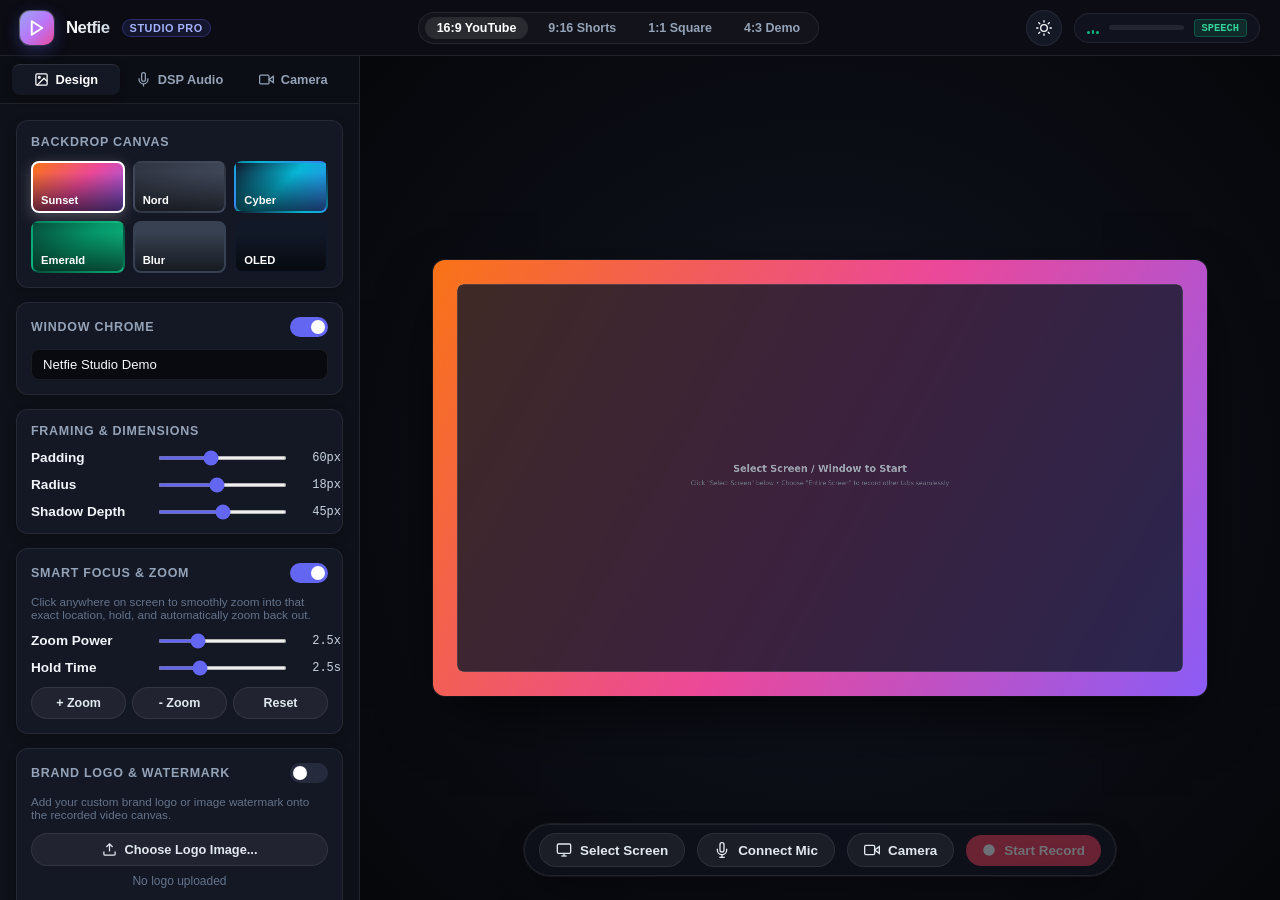
<file: index.html>
<!DOCTYPE html>
<html lang="en">
<head>
  <meta charset="UTF-8">
  <meta name="viewport" content="width=device-width, initial-scale=1.0">
  <title>Netfie Screen Recorder — Pro Studio & Vocal Isolator</title>
  <style>
/* Netfie Screen Recorder Studio UI - Bright & Dark Theme Support */

:root {
  --bg-app: #090a0f;
  --bg-sidebar: #0f111a;
  --bg-panel: rgba(22, 25, 38, 0.75);
  --bg-panel-hover: rgba(30, 35, 52, 0.95);
  --bg-card: #141724;
  --bg-input: #1a1e2e;
  --border-subtle: rgba(255, 255, 255, 0.08);
  --border-focus: rgba(129, 140, 248, 0.6);
  --primary: #6366f1;
  --primary-hover: #4f46e5;
  --primary-glow: rgba(99, 102, 241, 0.35);
  --primary-gradient: linear-gradient(135deg, #6366f1 0%, #a855f7 50%, #ec4899 100%);
  --accent-cyan: #38bdf8;
  --accent-emerald: #10b981;
  --accent-rose: #f43f5e;
  --accent-amber: #f59e0b;
  --text-main: #f8fafc;
  --text-muted: #94a3b8;
  --text-dim: #64748b;
  --header-bg: rgba(12, 14, 22, 0.85);
  --stage-bg: radial-gradient(circle at center, #151824 0%, #090a0f 100%);
  --toolbar-bg: rgba(18, 22, 34, 0.92);
  --modal-overlay-bg: rgba(3, 4, 8, 0.85);
  --font-sans: -apple-system, BlinkMacSystemFont, 'Segoe UI', Roboto, 'Inter', 'Helvetica Neue', sans-serif;
  --font-mono: 'Consolas', 'Fira Code', 'Courier New', monospace;
  --radius-xl: 18px;
  --radius-lg: 12px;
  --radius-md: 8px;
  --radius-sm: 6px;
  --radius-pill: 9999px;
  --shadow-float: 0 20px 40px -15px rgba(0, 0, 0, 0.7), 0 0 0 1px rgba(255, 255, 255, 0.08);
}

[data-theme="light"] {
  --bg-app: #f1f5f9;
  --bg-sidebar: #ffffff;
  --bg-panel: rgba(255, 255, 255, 0.85);
  --bg-panel-hover: #f8fafc;
  --bg-card: #f8fafc;
  --bg-input: #ffffff;
  --border-subtle: rgba(15, 23, 42, 0.09);
  --border-focus: rgba(99, 102, 241, 0.6);
  --text-main: #0f172a;
  --text-muted: #475569;
  --text-dim: #64748b;
  --header-bg: rgba(255, 255, 255, 0.92);
  --stage-bg: radial-gradient(circle at center, #e2e8f0 0%, #f1f5f9 100%);
  --toolbar-bg: rgba(255, 255, 255, 0.95);
  --modal-overlay-bg: rgba(15, 23, 42, 0.65);
  --shadow-float: 0 20px 40px -15px rgba(0, 0, 0, 0.12), 0 0 0 1px rgba(0, 0, 0, 0.06);
}

* {
  box-sizing: border-box;
  margin: 0;
  padding: 0;
  font-family: var(--font-sans);
  -webkit-font-smoothing: antialiased;
  user-select: none;
}

body {
  background-color: var(--bg-app);
  color: var(--text-main);
  height: 100vh;
  overflow: hidden;
  display: flex;
  flex-direction: column;
}

/* Custom Scrollbars */
::-webkit-scrollbar {
  width: 6px;
  height: 6px;
}
::-webkit-scrollbar-track {
  background: transparent;
}
::-webkit-scrollbar-thumb {
  background: rgba(255, 255, 255, 0.12);
  border-radius: 9999px;
}
::-webkit-scrollbar-thumb:hover {
  background: rgba(255, 255, 255, 0.25);
}

/* Top App Bar */
.app-header {
  height: 56px;
  background: rgba(12, 14, 22, 0.85);
  backdrop-filter: blur(20px);
  border-bottom: 1px solid var(--border-subtle);
  display: flex;
  align-items: center;
  justify-content: space-between;
  padding: 0 20px;
  z-index: 50;
}

.brand-area {
  display: flex;
  align-items: center;
  gap: 12px;
}

.brand-logo-wrap {
  width: 34px;
  height: 34px;
  border-radius: 10px;
  background: var(--primary-gradient);
  display: flex;
  align-items: center;
  justify-content: center;
  color: white;
  box-shadow: 0 4px 15px var(--primary-glow);
  position: relative;
}

.brand-logo-wrap::after {
  content: '';
  position: absolute;
  inset: -1px;
  border-radius: 11px;
  background: linear-gradient(135deg, rgba(255,255,255,0.4), transparent);
  pointer-events: none;
}

.brand-name {
  font-size: 1.05rem;
  font-weight: 800;
  letter-spacing: -0.03em;
  background: linear-gradient(90deg, #ffffff 0%, #cbd5e1 100%);
  -webkit-background-clip: text;
  -webkit-text-fill-color: transparent;
}

.brand-pill {
  font-size: 0.68rem;
  font-weight: 700;
  padding: 2px 7px;
  border-radius: var(--radius-pill);
  background: rgba(99, 102, 241, 0.12);
  border: 1px solid rgba(99, 102, 241, 0.3);
  color: #a5b4fc;
  letter-spacing: 0.05em;
  text-transform: uppercase;
}

.header-center-tools {
  display: flex;
  align-items: center;
  gap: 8px;
  background: rgba(255, 255, 255, 0.03);
  padding: 4px 6px;
  border-radius: var(--radius-pill);
  border: 1px solid var(--border-subtle);
}

.preset-chip {
  padding: 4px 12px;
  border-radius: var(--radius-pill);
  font-size: 0.78rem;
  font-weight: 600;
  color: var(--text-muted);
  cursor: pointer;
  background: transparent;
  border: none;
  transition: all 0.15s ease;
}

.preset-chip:hover {
  color: #ffffff;
}

.preset-chip.active {
  background: rgba(255, 255, 255, 0.1);
  color: #ffffff;
}

.header-status {
  display: flex;
  align-items: center;
  gap: 12px;
}

/* Audio Level Pill */
.audio-meter-pill {
  display: flex;
  align-items: center;
  gap: 10px;
  background: rgba(18, 21, 33, 0.8);
  border: 1px solid var(--border-subtle);
  padding: 5px 12px;
  border-radius: var(--radius-pill);
}

.mic-bars-icon {
  display: flex;
  align-items: flex-end;
  gap: 2px;
  height: 12px;
}

.mic-bar-anim {
  width: 2.5px;
  background: var(--accent-emerald);
  border-radius: 2px;
  height: 4px;
  transition: height 0.08s ease;
}

.meter-track {
  width: 75px;
  height: 5px;
  background: rgba(255, 255, 255, 0.08);
  border-radius: 9999px;
  overflow: hidden;
}

.meter-fill-bar {
  height: 100%;
  width: 0%;
  background: linear-gradient(90deg, #10b981 0%, #38bdf8 65%, #f43f5e 100%);
  border-radius: 9999px;
  transition: width 0.04s ease-out;
}

.dsp-indicator {
  font-size: 0.65rem;
  font-weight: 700;
  padding: 2px 7px;
  border-radius: 4px;
  font-family: var(--font-mono);
  background: rgba(255, 255, 255, 0.06);
  color: var(--text-dim);
  text-transform: uppercase;
  transition: all 0.2s;
}

.dsp-indicator.open {
  background: rgba(16, 185, 129, 0.15);
  color: #34d399;
  border: 1px solid rgba(16, 185, 129, 0.3);
}

.recording-badge {
  display: none;
  align-items: center;
  gap: 8px;
  background: rgba(244, 63, 94, 0.12);
  border: 1px solid rgba(244, 63, 94, 0.35);
  color: #fda4af;
  padding: 5px 14px;
  border-radius: var(--radius-pill);
  font-size: 0.8rem;
  font-weight: 700;
  font-family: var(--font-mono);
}

.recording-badge.active {
  display: flex;
}

.rec-blip {
  width: 8px;
  height: 8px;
  background: var(--accent-rose);
  border-radius: 50%;
  animation: pulse-ring 1.3s cubic-bezier(0.24, 0, 0.38, 1) infinite;
}

@keyframes pulse-ring {
  0% { transform: scale(0.9); box-shadow: 0 0 0 0 rgba(244, 63, 94, 0.8); }
  70% { transform: scale(1.1); box-shadow: 0 0 0 8px rgba(244, 63, 94, 0); }
  100% { transform: scale(0.9); box-shadow: 0 0 0 0 rgba(244, 63, 94, 0); }
}

/* Studio Layout */
.studio-layout {
  display: flex;
  flex: 1;
  overflow: hidden;
  height: calc(100vh - 56px);
}

/* Sidebar Navigation & Panels */
.studio-sidebar {
  width: 360px;
  background: var(--bg-sidebar);
  border-right: 1px solid var(--border-subtle);
  display: flex;
  flex-direction: column;
  overflow: hidden;
  z-index: 20;
}

.sidebar-tabs {
  display: flex;
  padding: 8px 12px;
  gap: 6px;
  background: rgba(0, 0, 0, 0.2);
  border-bottom: 1px solid var(--border-subtle);
}

.tab-btn {
  flex: 1;
  padding: 8px 10px;
  border-radius: var(--radius-md);
  background: transparent;
  border: none;
  color: var(--text-muted);
  font-size: 0.8rem;
  font-weight: 600;
  cursor: pointer;
  display: flex;
  align-items: center;
  justify-content: center;
  gap: 7px;
  transition: all 0.15s ease;
}

.tab-btn:hover {
  color: var(--text-main);
  background: rgba(255, 255, 255, 0.04);
}

.tab-btn.active {
  color: #ffffff;
  background: var(--bg-card);
  box-shadow: 0 2px 8px rgba(0, 0, 0, 0.3), inset 0 1px 0 rgba(255, 255, 255, 0.1);
}

.sidebar-content {
  flex: 1;
  overflow-y: auto;
  padding: 16px;
  display: flex;
  flex-direction: column;
  gap: 16px;
}

.tab-panel {
  display: none;
  flex-direction: column;
  gap: 14px;
}

.tab-panel.active {
  display: flex;
}

/* Cards & Controls */
.glass-card {
  background: var(--bg-card);
  border: 1px solid var(--border-subtle);
  border-radius: var(--radius-lg);
  padding: 14px;
  box-shadow: 0 4px 12px rgba(0, 0, 0, 0.2);
}

.card-header {
  display: flex;
  align-items: center;
  justify-content: space-between;
  margin-bottom: 12px;
}

.card-title {
  font-size: 0.78rem;
  font-weight: 700;
  text-transform: uppercase;
  letter-spacing: 0.06em;
  color: var(--text-muted);
}

.row-setting {
  display: flex;
  align-items: center;
  justify-content: space-between;
  margin-bottom: 12px;
}

.row-setting:last-child {
  margin-bottom: 0;
}

.label-main {
  font-size: 0.85rem;
  font-weight: 600;
  color: #f1f5f9;
}

.label-desc {
  font-size: 0.73rem;
  color: var(--text-dim);
  margin-top: 2px;
}

/* Custom Select & Text Input */
select, input[type="text"] {
  background: #090a0f;
  border: 1px solid var(--border-subtle);
  border-radius: var(--radius-md);
  color: #f8fafc;
  padding: 7px 11px;
  font-size: 0.82rem;
  font-weight: 500;
  outline: none;
  transition: border-color 0.15s, box-shadow 0.15s;
}

select:focus, input[type="text"]:focus {
  border-color: var(--primary);
  box-shadow: 0 0 0 3px var(--primary-glow);
}

/* Sliders */
.slider-group {
  display: flex;
  align-items: center;
  gap: 10px;
  width: 100%;
}

input[type="range"] {
  flex: 1;
  height: 4px;
  background: #1e2436;
  border-radius: 9999px;
  outline: none;
  accent-color: var(--primary);
}

.slider-val {
  font-family: var(--font-mono);
  font-size: 0.75rem;
  color: #cbd5e1;
  min-width: 44px;
  text-align: right;
}

/* Toggle Switch */
.switch {
  position: relative;
  width: 38px;
  height: 20px;
}
.switch input { opacity: 0; width: 0; height: 0; }
.toggle-slider {
  position: absolute;
  cursor: pointer;
  inset: 0;
  background: #252b3d;
  border-radius: 20px;
  transition: 0.2s;
}
.toggle-slider::before {
  position: absolute;
  content: "";
  height: 14px;
  width: 14px;
  left: 3px;
  bottom: 3px;
  background: #ffffff;
  border-radius: 50%;
  transition: 0.2s;
}
input:checked + .toggle-slider {
  background: var(--primary);
}
input:checked + .toggle-slider::before {
  transform: translateX(18px);
}

/* Background Preset Cards */
.bg-grid {
  display: grid;
  grid-template-columns: repeat(3, 1fr);
  gap: 8px;
}

.bg-thumbnail {
  height: 52px;
  border-radius: var(--radius-md);
  cursor: pointer;
  border: 2px solid transparent;
  display: flex;
  align-items: flex-end;
  padding: 5px 8px;
  font-size: 0.7rem;
  font-weight: 700;
  color: #ffffff;
  position: relative;
  overflow: hidden;
  transition: transform 0.15s ease, border-color 0.15s ease;
}

.bg-thumbnail::after {
  content: '';
  position: absolute;
  inset: 0;
  background: linear-gradient(to top, rgba(0,0,0,0.6) 0%, transparent 80%);
}

.bg-thumbnail span {
  position: relative;
  z-index: 1;
}

.bg-thumbnail:hover {
  transform: translateY(-2px);
}

.bg-thumbnail.active {
  border-color: #ffffff;
  box-shadow: 0 4px 15px rgba(255, 255, 255, 0.25);
}

.thumb-sunset { background: linear-gradient(135deg, #f97316, #ec4899, #8b5cf6); }
.thumb-nord { background: linear-gradient(135deg, #2e3440, #3b4252, #434c5e); }
.thumb-cyber { background: linear-gradient(135deg, #0f172a, #06b6d4, #3b82f6); }
.thumb-emerald { background: linear-gradient(135deg, #064e3b, #059669, #10b981); }
.thumb-blur { background: #374151; }
.thumb-dark { background: #111827; }

/* Stage Canvas Preview */
.stage-area {
  flex: 1;
  display: flex;
  flex-direction: column;
  align-items: center;
  justify-content: center;
  background: radial-gradient(circle at center, #111422 0%, #06070a 100%);
  position: relative;
  overflow: hidden;
  padding: 30px;
}

.stage-viewport {
  position: relative;
  max-width: 90%;
  max-height: 80%;
  display: flex;
  align-items: center;
  justify-content: center;
  box-shadow: 0 25px 60px -15px rgba(0, 0, 0, 0.9), 0 0 0 1px rgba(255, 255, 255, 0.08);
  border-radius: var(--radius-lg);
  overflow: hidden;
}

#renderCanvas {
  max-width: 100%;
  max-height: 100%;
  display: block;
}

/* Floating Action Toolbar */
.floating-toolbar {
  position: absolute;
  bottom: 24px;
  display: flex;
  align-items: center;
  gap: 12px;
  background: rgba(15, 18, 28, 0.85);
  backdrop-filter: blur(24px);
  border: 1px solid var(--border-subtle);
  padding: 8px 14px;
  border-radius: var(--radius-pill);
  box-shadow: var(--shadow-float);
  z-index: 30;
}

.btn {
  display: inline-flex;
  align-items: center;
  justify-content: center;
  gap: 8px;
  padding: 8px 16px;
  border-radius: var(--radius-pill);
  font-size: 0.84rem;
  font-weight: 600;
  border: none;
  cursor: pointer;
  transition: all 0.15s ease;
}

.btn-secondary {
  background: rgba(255, 255, 255, 0.06);
  color: #e2e8f0;
  border: 1px solid rgba(255, 255, 255, 0.08);
}

.btn-secondary:hover {
  background: rgba(255, 255, 255, 0.12);
  color: #ffffff;
}

.btn-primary {
  background: var(--primary);
  color: white;
  box-shadow: 0 4px 15px var(--primary-glow);
}

.btn-primary:hover {
  background: #4f46e5;
  box-shadow: 0 6px 20px rgba(99, 102, 241, 0.5);
}

.btn-rec {
  background: var(--accent-rose);
  color: white;
  box-shadow: 0 4px 18px rgba(244, 63, 94, 0.4);
}

.btn-rec:hover {
  background: #e11d48;
  box-shadow: 0 6px 22px rgba(244, 63, 94, 0.6);
}

.btn-rec:disabled {
  opacity: 0.4;
  cursor: not-allowed;
  box-shadow: none;
}

/* Review & Export Modal */
.modal-overlay {
  display: none;
  position: fixed;
  inset: 0;
  background: rgba(0, 0, 0, 0.85);
  backdrop-filter: blur(14px);
  z-index: 100;
  align-items: center;
  justify-content: center;
}

.modal-overlay.open {
  display: flex;
}

.modal-window {
  width: 900px;
  max-width: 95vw;
  max-height: 90vh;
  background: var(--bg-sidebar);
  border: 1px solid var(--border-subtle);
  border-radius: var(--radius-xl);
  display: flex;
  flex-direction: column;
  overflow: hidden;
  box-shadow: 0 30px 80px rgba(0, 0, 0, 0.95);
}

.modal-top {
  display: flex;
  align-items: center;
  justify-content: space-between;
  padding: 16px 22px;
  border-bottom: 1px solid var(--border-subtle);
}

.modal-scroll {
  padding: 20px 24px;
  overflow-y: auto;
  display: flex;
  flex-direction: column;
  gap: 18px;
}

.export-grid {
  display: grid;
  grid-template-columns: repeat(auto-fit, minmax(260px, 1fr));
  gap: 14px;
}

.export-box {
  background: var(--bg-card);
  border: 1px solid var(--border-subtle);
  border-radius: var(--radius-lg);
  padding: 16px;
  display: flex;
  flex-direction: column;
  gap: 10px;
}

.export-box:hover {
  border-color: rgba(99, 102, 241, 0.4);
}

/* Theme Toggle Button */
.btn-theme-toggle {
  width: 36px;
  height: 36px;
  border-radius: var(--radius-pill);
  background: var(--bg-card);
  border: 1px solid var(--border-subtle);
  color: var(--text-main);
  display: inline-flex;
  align-items: center;
  justify-content: center;
  cursor: pointer;
  transition: all 0.2s ease;
}

.btn-theme-toggle:hover {
  background: rgba(99, 102, 241, 0.15);
  border-color: var(--primary);
  transform: rotate(15deg);
}

/* Light Theme Style Enhancements */
[data-theme="light"] body {
  background-color: var(--bg-app);
  color: var(--text-main);
}

[data-theme="light"] .app-header {
  background: var(--header-bg);
  box-shadow: 0 1px 3px rgba(0, 0, 0, 0.05);
}

[data-theme="light"] .brand-name {
  background: linear-gradient(90deg, #1e293b 0%, #475569 100%);
  -webkit-background-clip: text;
  -webkit-text-fill-color: transparent;
}

[data-theme="light"] .header-center-tools {
  background: rgba(0, 0, 0, 0.04);
}

[data-theme="light"] .preset-chip {
  color: var(--text-muted);
}

[data-theme="light"] .preset-chip:hover {
  color: #0f172a;
}

[data-theme="light"] .preset-chip.active {
  background: #ffffff;
  color: var(--primary);
  box-shadow: 0 1px 4px rgba(0, 0, 0, 0.1);
}

[data-theme="light"] .audio-meter-pill {
  background: #ffffff;
  border-color: rgba(0, 0, 0, 0.08);
  box-shadow: 0 1px 3px rgba(0, 0, 0, 0.04);
}

[data-theme="light"] .sidebar-tabs {
  background: #f8fafc;
}

[data-theme="light"] .tab-btn {
  color: var(--text-muted);
}

[data-theme="light"] .tab-btn.active {
  color: var(--primary);
  background: #ffffff;
  box-shadow: 0 1px 4px rgba(0, 0, 0, 0.08);
}

[data-theme="light"] .glass-card {
  background: #ffffff;
  border-color: rgba(0, 0, 0, 0.08);
  box-shadow: 0 2px 8px rgba(0, 0, 0, 0.04);
}

[data-theme="light"] .label-main {
  color: #0f172a;
}

[data-theme="light"] select, [data-theme="light"] input[type="text"] {
  background: #ffffff;
  border-color: #cbd5e1;
  color: #0f172a;
}

[data-theme="light"] .floating-toolbar {
  background: rgba(255, 255, 255, 0.94);
  border-color: rgba(0, 0, 0, 0.08);
  box-shadow: 0 12px 30px -10px rgba(0, 0, 0, 0.15);
}

[data-theme="light"] .btn-secondary {
  background: #f1f5f9;
  color: #1e293b;
  border-color: #e2e8f0;
}

[data-theme="light"] .btn-secondary:hover {
  background: #e2e8f0;
}

[data-theme="light"] .modal-window {
  background: #ffffff;
  border-color: #e2e8f0;
}

[data-theme="light"] .export-box {
  background: #f8fafc;
  border-color: #e2e8f0;
}
  </style>
</head>
<body>
  <!-- Top App Navigation -->
  <header class="app-header">
    <div class="brand-area">
      <div class="brand-logo-wrap">
        <svg width="18" height="18" viewBox="0 0 24 24" fill="none" stroke="currentColor" stroke-width="2.6" stroke-linecap="round" stroke-linejoin="round">
          <polygon points="5 3 19 12 5 21 5 3"></polygon>
        </svg>
      </div>
      <span class="brand-name">Netfie</span>
      <span class="brand-pill">Studio Pro</span>
    </div>

    <!-- Center Format Chips -->
    <div class="header-center-tools">
      <button class="preset-chip active" data-aspect="16:9">16:9 YouTube</button>
      <button class="preset-chip" data-aspect="9:16">9:16 Shorts</button>
      <button class="preset-chip" data-aspect="1:1">1:1 Square</button>
      <button class="preset-chip" data-aspect="4:3">4:3 Demo</button>
    </div>

    <!-- Right Audio, Theme Toggle & Recording Indicator -->
    <div class="header-status">
      <!-- Bright / Dark Mode Switcher -->
      <button id="btnThemeToggle" class="btn-theme-toggle" title="Switch between Bright & Dark Mode">
        <svg id="themeIconLight" width="16" height="16" viewBox="0 0 24 24" fill="none" stroke="currentColor" stroke-width="2" stroke-linecap="round" stroke-linejoin="round">
          <circle cx="12" cy="12" r="5"></circle>
          <line x1="12" y1="1" x2="12" y2="3"></line>
          <line x1="12" y1="21" x2="12" y2="23"></line>
          <line x1="4.22" y1="4.22" x2="5.64" y2="5.64"></line>
          <line x1="18.36" y1="18.36" x2="19.78" y2="19.78"></line>
          <line x1="1" y1="12" x2="3" y2="12"></line>
          <line x1="21" y1="12" x2="23" y2="12"></line>
          <line x1="4.22" y1="19.78" x2="5.64" y2="18.36"></line>
          <line x1="18.36" y1="5.64" x2="19.78" y2="4.22"></line>
        </svg>
        <svg id="themeIconDark" width="16" height="16" viewBox="0 0 24 24" fill="none" stroke="currentColor" stroke-width="2" stroke-linecap="round" stroke-linejoin="round" style="display: none;">
          <path d="M21 12.79A9 9 0 1 1 11.21 3 7 7 0 0 0 21 12.79z"></path>
        </svg>
      </button>

      <div class="audio-meter-pill" title="Live Mic Level & AI Noise Gate">
        <div class="mic-bars-icon">
          <div class="mic-bar-anim" id="micBar1"></div>
          <div class="mic-bar-anim" id="micBar2" style="height: 8px;"></div>
          <div class="mic-bar-anim" id="micBar3" style="height: 5px;"></div>
        </div>
        <div class="meter-track">
          <div id="micMeterFill" class="meter-fill-bar"></div>
        </div>
        <span id="gateActiveBadge" class="dsp-indicator open">SPEECH</span>
      </div>

      <div id="recordingPill" class="recording-badge">
        <span class="rec-blip"></span>
        <span>REC <strong id="recDuration">00:00</strong></span>
      </div>
    </div>
  </header>

  <!-- Studio Workspace -->
  <main class="studio-layout">
    <!-- Left Inspector Sidebar -->
    <aside class="studio-sidebar">
      <nav class="sidebar-tabs">
        <button class="tab-btn active" data-tab="presentation">
          <svg width="15" height="15" viewBox="0 0 24 24" fill="none" stroke="currentColor" stroke-width="2"><rect x="3" y="3" width="18" height="18" rx="2" ry="2"></rect><circle cx="8.5" cy="8.5" r="1.5"></circle><polyline points="21 15 16 10 5 21"></polyline></svg>
          Design
        </button>
        <button class="tab-btn" data-tab="audio">
          <svg width="15" height="15" viewBox="0 0 24 24" fill="none" stroke="currentColor" stroke-width="2"><path d="M12 1a3 3 0 0 0-3 3v8a3 3 0 0 0 6 0V4a3 3 0 0 0-3-3z"></path><path d="M19 10v2a7 7 0 0 1-14 0v-2"></path><line x1="12" y1="19" x2="12" y2="23"></line></svg>
          DSP Audio
        </button>
        <button class="tab-btn" data-tab="camera">
          <svg width="15" height="15" viewBox="0 0 24 24" fill="none" stroke="currentColor" stroke-width="2"><path d="M23 7l-7 5 7 5V7z"></path><rect x="1" y="5" width="15" height="14" rx="2" ry="2"></rect></svg>
          Camera
        </button>
      </nav>

      <div class="sidebar-content">
        <!-- TAB 1: PRESENTATION & DESIGN -->
        <div id="tab-presentation" class="tab-panel active">
          <!-- Backdrop Theme -->
          <div class="glass-card">
            <div class="card-header">
              <span class="card-title">Backdrop Canvas</span>
            </div>
            <div class="bg-grid">
              <div class="bg-thumbnail thumb-sunset active" data-style="gradient-sunset"><span>Sunset</span></div>
              <div class="bg-thumbnail thumb-nord" data-style="gradient-nord"><span>Nord</span></div>
              <div class="bg-thumbnail thumb-cyber" data-style="gradient-neon"><span>Cyber</span></div>
              <div class="bg-thumbnail thumb-emerald" data-style="gradient-emerald"><span>Emerald</span></div>
              <div class="bg-thumbnail thumb-blur" data-style="blur"><span>Blur</span></div>
              <div class="bg-thumbnail thumb-dark" data-style="color"><span>OLED</span></div>
            </div>
          </div>

          <!-- Window Chrome -->
          <div class="glass-card">
            <div class="card-header">
              <span class="card-title">Window Chrome</span>
              <label class="switch">
                <input type="checkbox" id="toggleWindowFrame" checked>
                <span class="toggle-slider"></span>
              </label>
            </div>
            <div class="row-setting">
              <input type="text" id="inputWindowTitle" value="Netfie Studio Demo" placeholder="Window Title..." style="width: 100%;">
            </div>
          </div>

          <!-- Canvas Framing -->
          <div class="glass-card">
            <div class="card-header">
              <span class="card-title">Framing & Dimensions</span>
            </div>
            <div class="row-setting">
              <span class="label-main">Padding</span>
              <div class="slider-group" style="width: 170px;">
                <input type="range" id="rangePadding" min="0" max="150" value="60">
                <span id="valPadding" class="slider-val">60px</span>
              </div>
            </div>
            <div class="row-setting">
              <span class="label-main">Radius</span>
              <div class="slider-group" style="width: 170px;">
                <input type="range" id="rangeRadius" min="0" max="40" value="18">
                <span id="valRadius" class="slider-val">18px</span>
              </div>
            </div>
            <div class="row-setting">
              <span class="label-main">Shadow Depth</span>
              <div class="slider-group" style="width: 170px;">
                <input type="range" id="rangeShadow" min="0" max="90" value="45">
                <span id="valShadow" class="slider-val">45px</span>
              </div>
            </div>
          </div>

          <!-- Focus Zoom -->
          <div class="glass-card">
            <div class="card-header">
              <span class="card-title">Smart Focus & Zoom</span>
              <label class="switch">
                <input type="checkbox" id="toggleSmartZoom" checked>
                <span class="toggle-slider"></span>
              </label>
            </div>
            <div class="label-desc" style="margin-bottom: 12px;">Click anywhere on screen to smoothly zoom into that exact location, hold, and automatically zoom back out.</div>
            <div class="row-setting">
              <span class="label-main">Zoom Power</span>
              <div class="slider-group" style="width: 170px;">
                <input type="range" id="rangeZoomLevel" min="1.5" max="5.0" step="0.2" value="2.5">
                <span id="valZoomLevel" class="slider-val">2.5x</span>
              </div>
            </div>
            <div class="row-setting">
              <span class="label-main">Hold Time</span>
              <div class="slider-group" style="width: 170px;">
                <input type="range" id="rangeZoomHold" min="1.0" max="6.0" step="0.5" value="2.5">
                <span id="valZoomHold" class="slider-val">2.5s</span>
              </div>
            </div>
            <div style="display: flex; gap: 6px; margin-top: 10px;">
              <button id="btnZoomIn" class="btn btn-secondary" style="flex: 1; font-size: 0.78rem;">+ Zoom</button>
              <button id="btnZoomOut" class="btn btn-secondary" style="flex: 1; font-size: 0.78rem;">- Zoom</button>
              <button id="btnZoomReset" class="btn btn-secondary" style="flex: 1; font-size: 0.78rem;">Reset</button>
            </div>
          </div>

          <!-- Brand Logo & Watermark -->
          <div class="glass-card">
            <div class="card-header">
              <span class="card-title">Brand Logo & Watermark</span>
              <label class="switch">
                <input type="checkbox" id="toggleLogo">
                <span class="toggle-slider"></span>
              </label>
            </div>
            <div class="label-desc" style="margin-bottom: 12px;">Add your custom brand logo or image watermark onto the recorded video canvas.</div>
            
            <div style="margin-bottom: 12px;">
              <input type="file" id="inputLogoFile" accept="image/*" style="display: none;">
              <button id="btnUploadLogo" class="btn btn-secondary" style="width: 100%; font-size: 0.8rem; margin-bottom: 8px;">
                <svg width="15" height="15" viewBox="0 0 24 24" fill="none" stroke="currentColor" stroke-width="2"><path d="M21 15v4a2 2 0 0 1-2 2H5a2 2 0 0 1-2-2v-4"></path><polyline points="17 8 12 3 7 8"></polyline><line x1="12" y1="3" x2="12" y2="15"></line></svg>
                Choose Logo Image...
              </button>
              <div id="logoPreviewStatus" style="font-size: 0.75rem; color: var(--text-dim); text-align: center;">No logo uploaded</div>
            </div>

            <div class="row-setting">
              <span class="label-main">Position</span>
              <select id="selectLogoPosition" style="width: 170px;">
                <option value="top-right">Top Right</option>
                <option value="top-left">Top Left</option>
                <option value="bottom-right" selected>Bottom Right</option>
                <option value="bottom-left">Bottom Left</option>
              </select>
            </div>

            <div class="row-setting">
              <span class="label-main">Logo Size</span>
              <div class="slider-group" style="width: 170px;">
                <input type="range" id="rangeLogoSize" min="40" max="260" value="120">
                <span id="valLogoSize" class="slider-val">120px</span>
              </div>
            </div>

            <div class="row-setting">
              <span class="label-main">Opacity</span>
              <div class="slider-group" style="width: 170px;">
                <input type="range" id="rangeLogoOpacity" min="10" max="100" value="90">
                <span id="valLogoOpacity" class="slider-val">90%</span>
              </div>
            </div>
          </div>
        </div>

        <!-- TAB 2: AUDIO NOISE CLEANER & VOCALS -->
        <div id="tab-audio" class="tab-panel">
          <div class="glass-card">
            <div class="card-header">
              <span class="card-title">Real-Time Noise Gate</span>
              <label class="switch">
                <input type="checkbox" id="toggleNoiseCleaner" checked>
                <span class="toggle-slider"></span>
              </label>
            </div>
            <div class="label-desc" style="margin-bottom: 12px;">Eliminates room rumble, fan noise, and background hiss during silent pauses.</div>
            <div class="row-setting">
              <span class="label-main">Gate Cutoff</span>
              <div class="slider-group" style="width: 170px;">
                <input type="range" id="rangeGateThreshold" min="-70" max="-25" step="1" value="-50">
                <span id="valGateThreshold" class="slider-val">-50 dB</span>
              </div>
            </div>
          </div>

          <div class="glass-card">
            <div class="card-header">
              <span class="card-title">Vocal Clarity & Boost</span>
            </div>
            <div class="row-setting">
              <span class="label-main">Microphone Gain</span>
              <div class="slider-group" style="width: 170px;">
                <input type="range" id="rangeMicVolume" min="0" max="2.0" step="0.05" value="1.0">
                <span id="valMicVolume" class="slider-val">100%</span>
              </div>
            </div>
            <div class="label-desc" style="margin-top: 8px;">
              Equipped with Butterworth sub-rumble cutoff (&lt;85Hz), speech presence enhancer (3.2kHz), and broadcast audio leveling.
            </div>
          </div>

          <div class="glass-card">
            <div class="card-header">
              <span class="card-title">Vocal Separation</span>
            </div>
            <div class="label-desc">
              Extracts high-fidelity isolated speech vocals and strips background noise post-recording with zero external dependencies.
            </div>
          </div>
        </div>

        <!-- TAB 3: WEBCAM BUBBLE -->
        <div id="tab-camera" class="tab-panel">
          <div class="glass-card">
            <div class="card-header">
              <span class="card-title">Camera Bubble</span>
            </div>
            <div class="row-setting">
              <span class="label-main">Bubble Shape</span>
              <select id="selectWebcamShape" style="width: 140px;">
                <option value="circle">Circle</option>
                <option value="rounded">Squircle</option>
              </select>
            </div>
            <div class="row-setting">
              <span class="label-main">Size</span>
              <div class="slider-group" style="width: 170px;">
                <input type="range" id="rangeWebcamSize" min="120" max="400" value="220">
                <span id="valWebcamSize" class="slider-val">220px</span>
              </div>
            </div>
            <div class="row-setting">
              <span class="label-main">Mirror Camera</span>
              <label class="switch">
                <input type="checkbox" id="toggleWebcamMirror" checked>
                <span class="toggle-slider"></span>
              </label>
            </div>
          </div>
        </div>
      </div>
    </aside>

    <!-- Center Canvas Stage -->
    <section class="stage-area">
      <div class="stage-viewport">
        <canvas id="renderCanvas"></canvas>
      </div>

      <!-- Floating Bottom Dock -->
      <div class="floating-toolbar">
        <button id="btnStartCapture" class="btn btn-secondary">
          <svg width="16" height="16" viewBox="0 0 24 24" fill="none" stroke="currentColor" stroke-width="2"><rect x="2" y="3" width="20" height="14" rx="2" ry="2"></rect><line x1="8" y1="21" x2="16" y2="21"></line><line x1="12" y1="17" x2="12" y2="21"></line></svg>
          Select Screen
        </button>

        <button id="btnToggleMic" class="btn btn-secondary">
          <svg width="16" height="16" viewBox="0 0 24 24" fill="none" stroke="currentColor" stroke-width="2"><path d="M12 1a3 3 0 0 0-3 3v8a3 3 0 0 0 6 0V4a3 3 0 0 0-3-3z"></path><path d="M19 10v2a7 7 0 0 1-14 0v-2"></path><line x1="12" y1="19" x2="12" y2="23"></line><line x1="8" y1="23" x2="16" y2="23"></line></svg>
          Connect Mic
        </button>

        <button id="btnToggleWebcam" class="btn btn-secondary">
          <svg width="16" height="16" viewBox="0 0 24 24" fill="none" stroke="currentColor" stroke-width="2"><path d="M23 7l-7 5 7 5V7z"></path><rect x="1" y="5" width="15" height="14" rx="2" ry="2"></rect></svg>
          Camera
        </button>

        <button id="btnRecord" class="btn btn-rec" disabled>
          <svg width="14" height="14" viewBox="0 0 24 24" fill="currentColor"><circle cx="12" cy="12" r="10"></circle></svg>
          Start Record
        </button>

        <button id="btnPause" class="btn btn-secondary" style="display: none;">
          <svg width="14" height="14" viewBox="0 0 24 24" fill="currentColor"><rect x="6" y="4" width="4" height="16"></rect><rect x="14" y="4" width="4" height="16"></rect></svg>
          Pause
        </button>

        <button id="btnStop" class="btn btn-rec" style="display: none;">
          <svg width="14" height="14" viewBox="0 0 24 24" fill="currentColor"><rect x="4" y="4" width="16" height="16"></rect></svg>
          Finish Demo
        </button>
      </div>
    </section>
  </main>

  <!-- Review, Separation & Export Modal -->
  <div id="reviewModal" class="modal-overlay">
    <div class="modal-window">
      <div class="modal-top">
        <div style="display: flex; align-items: center; gap: 10px;">
          <div class="brand-logo-wrap" style="width: 28px; height: 28px;">
            <svg width="14" height="14" viewBox="0 0 24 24" fill="none" stroke="currentColor" stroke-width="2.5"><polygon points="5 3 19 12 5 21 5 3"></polygon></svg>
          </div>
          <h2 style="font-size: 1.05rem; font-weight: 700;">Netfie Screen Recorder — Export & Processing</h2>
        </div>
        <button id="btnCloseModal" style="background: none; border: none; color: #94a3b8; font-size: 1.4rem; cursor: pointer;">&times;</button>
      </div>

      <div class="modal-scroll">
        <video id="previewVideo" class="preview-video" controls playsinline style="width: 100%; border-radius: 12px; background: #000000; max-height: 380px;"></video>

        <div class="export-grid">
          <!-- Video Card -->
          <div class="export-box">
            <h3 style="font-size: 0.95rem; font-weight: 700; color: #f8fafc;">Polished Video File</h3>
            <p style="font-size: 0.8rem; color: #94a3b8;">High-bitrate 60FPS video with Recordly backdrops, camera bubble, and real-time noise-gate audio.</p>
            <button id="btnDownloadVideo" class="btn btn-primary" style="margin-top: auto;">
              <svg width="15" height="15" viewBox="0 0 24 24" fill="none" stroke="currentColor" stroke-width="2"><path d="M21 15v4a2 2 0 0 1-2 2H5a2 2 0 0 1-2-2v-4"></path><polyline points="7 10 12 15 17 10"></polyline><line x1="12" y1="15" x2="12" y2="3"></line></svg>
              Download Video
            </button>
          </div>

          <!-- Vocal Separator Card -->
          <div class="export-box">
            <h3 style="font-size: 0.95rem; font-weight: 700; color: #f8fafc;">Vocal Separator & Cleaner</h3>
            <p style="font-size: 0.8rem; color: #94a3b8;">Isolate speech vocal frequencies from room noise or split vocal audio into standalone stems.</p>
            <div id="vocalStatusText" style="font-size: 0.78rem; color: #cbd5e1; margin-top: 4px;">Ready to process</div>
            <div style="display: flex; gap: 8px; flex-wrap: wrap; margin-top: auto;">
              <button id="btnSeparateVocals" class="btn btn-secondary">⚡ Separate Vocals</button>
              <button id="btnDownloadVocal" class="btn btn-primary" style="display: none;">Vocals (.wav)</button>
              <button id="btnDownloadBg" class="btn btn-secondary" style="display: none;">Background (.wav)</button>
            </div>
          </div>

          <!-- GIF Card -->
          <div class="export-box">
            <h3 style="font-size: 0.95rem; font-weight: 700; color: #f8fafc;">Animated GIF</h3>
            <p style="font-size: 0.8rem; color: #94a3b8;">Quantized animated GIF for sharing on GitHub, Slack, or Twitter.</p>
            <div id="gifProgressText" style="font-size: 0.78rem; color: #a5b4fc;"></div>
            <button id="btnExportGif" class="btn btn-secondary" style="margin-top: auto;">Render & Download GIF</button>
          </div>
        </div>
      </div>
    </div>
  </div>

  <!-- Extension-compatible external script -->
  <script src="studio.js"></script>

</body>
</html>
</file>
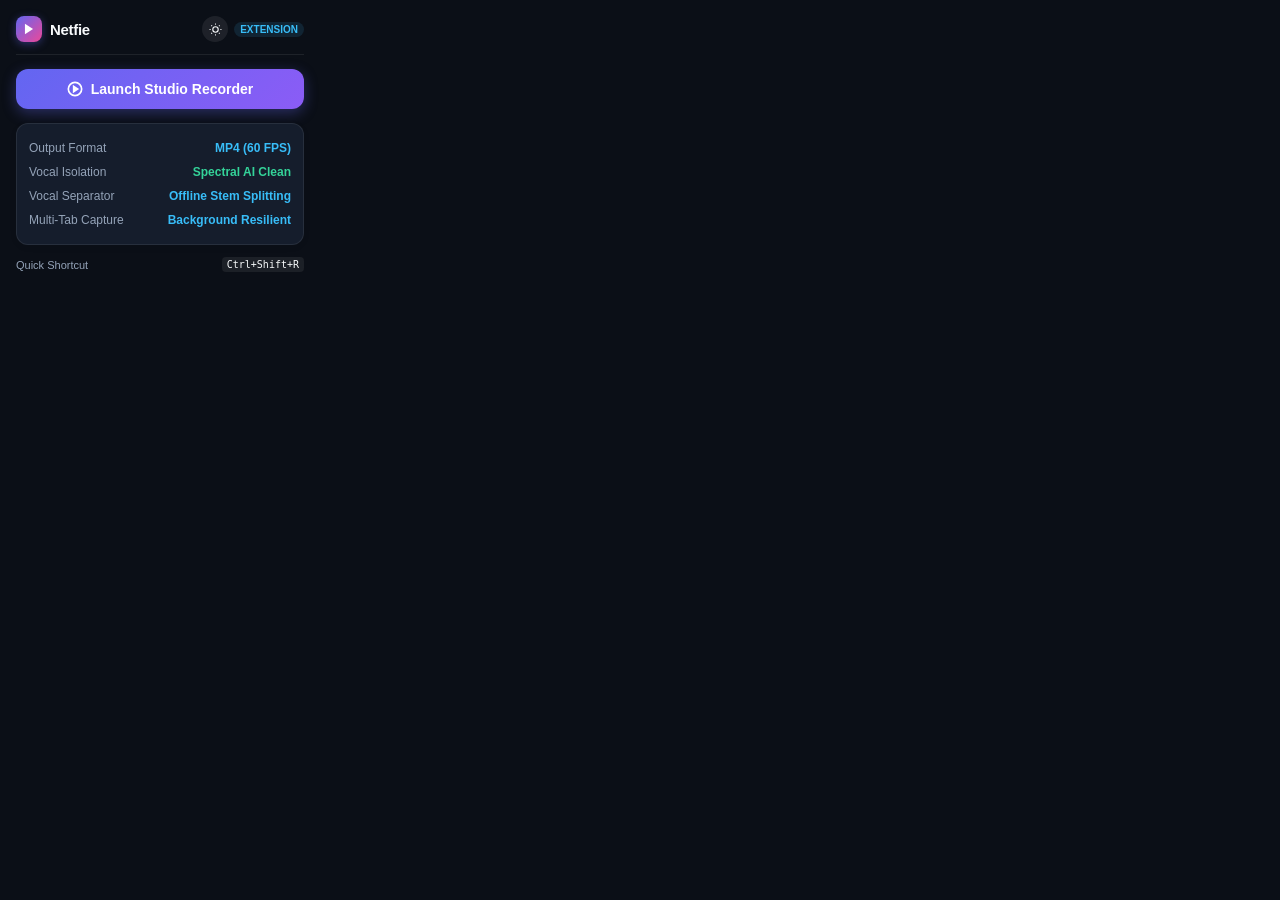
<file: popup.html>
<!DOCTYPE html>
<html lang="en">
<head>
  <meta charset="UTF-8">
  <meta name="viewport" content="width=device-width, initial-scale=1.0">
  <title>Netfie Screen Recorder</title>
  <style>
    :root {
      --bg-main: #0b0f17;
      --bg-card: #151d2c;
      --primary: #6366f1;
      --primary-hover: #4f46e5;
      --accent: #ec4899;
      --text: #f8fafc;
      --text-muted: #94a3b8;
      --border: rgba(255, 255, 255, 0.08);
      --radius: 12px;
      --btn-theme-bg: rgba(255, 255, 255, 0.08);
    }
    [data-theme="light"] {
      --bg-main: #f8fafc;
      --bg-card: #ffffff;
      --primary: #6366f1;
      --primary-hover: #4f46e5;
      --text: #0f172a;
      --text-muted: #64748b;
      --border: rgba(15, 23, 42, 0.08);
      --btn-theme-bg: #e2e8f0;
    }
    * { box-sizing: border-box; margin: 0; padding: 0; font-family: -apple-system, BlinkMacSystemFont, 'Segoe UI', Roboto, sans-serif; }
    body {
      width: 320px;
      background: var(--bg-main);
      color: var(--text);
      padding: 16px;
      user-select: none;
      transition: background 0.2s, color 0.2s;
    }
    .header {
      display: flex;
      align-items: center;
      justify-content: space-between;
      margin-bottom: 14px;
      padding-bottom: 12px;
      border-bottom: 1px solid var(--border);
    }
    .brand {
      display: flex;
      align-items: center;
      gap: 8px;
    }
    .logo-badge {
      width: 26px;
      height: 26px;
      border-radius: 8px;
      background: linear-gradient(135deg, var(--primary), var(--accent));
      display: flex;
      align-items: center;
      justify-content: center;
      box-shadow: 0 2px 8px rgba(99, 102, 241, 0.4);
    }
    .brand-title {
      font-weight: 700;
      font-size: 15px;
      letter-spacing: -0.3px;
    }
    .header-actions {
      display: flex;
      align-items: center;
      gap: 6px;
    }
    .theme-toggle-btn {
      width: 26px;
      height: 26px;
      border-radius: 50%;
      background: var(--btn-theme-bg);
      border: none;
      color: var(--text);
      display: flex;
      align-items: center;
      justify-content: center;
      cursor: pointer;
      transition: all 0.2s ease;
    }
    .theme-toggle-btn:hover {
      transform: rotate(15deg);
    }
    .version-tag {
      font-size: 10px;
      color: #38bdf8;
      background: rgba(56, 189, 248, 0.12);
      padding: 2px 6px;
      border-radius: 10px;
      font-weight: 600;
    }
    .hero-btn {
      width: 100%;
      background: linear-gradient(135deg, var(--primary), #8b5cf6);
      color: #fff;
      border: none;
      padding: 12px;
      border-radius: var(--radius);
      font-weight: 600;
      font-size: 14px;
      display: flex;
      align-items: center;
      justify-content: center;
      gap: 8px;
      cursor: pointer;
      box-shadow: 0 4px 14px rgba(99, 102, 241, 0.35);
      transition: all 0.2s ease;
      margin-bottom: 14px;
    }
    .hero-btn:hover {
      background: linear-gradient(135deg, var(--primary-hover), #7c3aed);
      transform: translateY(-1px);
    }
    .quick-card {
      background: var(--bg-card);
      border: 1px solid var(--border);
      border-radius: var(--radius);
      padding: 12px;
      margin-bottom: 12px;
      box-shadow: 0 2px 8px rgba(0, 0, 0, 0.04);
    }
    .feature-row {
      display: flex;
      align-items: center;
      justify-content: space-between;
      font-size: 12px;
      padding: 5px 0;
      color: var(--text-muted);
    }
    .feature-val {
      color: #38bdf8;
      font-weight: 600;
    }
    .footer {
      display: flex;
      justify-content: space-between;
      align-items: center;
      font-size: 11px;
      color: var(--text-muted);
    }
    .kbd-chip {
      background: rgba(125, 125, 125, 0.15);
      padding: 2px 5px;
      border-radius: 4px;
      font-family: monospace;
      font-size: 10px;
      color: var(--text);
    }
  </style>
</head>
<body>
  <div class="header">
    <div class="brand">
      <div class="logo-badge">
        <svg width="14" height="14" viewBox="0 0 24 24" fill="white"><polygon points="5 3 19 12 5 21 5 3"></polygon></svg>
      </div>
      <span class="brand-title">Netfie</span>
    </div>
    <div class="header-actions">
      <button id="btnPopupTheme" class="theme-toggle-btn" title="Toggle Bright / Dark">
        <svg id="popupIconSun" width="13" height="13" viewBox="0 0 24 24" fill="none" stroke="currentColor" stroke-width="2"><circle cx="12" cy="12" r="5"></circle><line x1="12" y1="1" x2="12" y2="3"></line><line x1="12" y1="21" x2="12" y2="23"></line><line x1="4.22" y1="4.22" x2="5.64" y2="5.64"></line><line x1="18.36" y1="18.36" x2="19.78" y2="19.78"></line><line x1="1" y1="12" x2="3" y2="12"></line><line x1="21" y1="12" x2="23" y2="12"></line><line x1="4.22" y1="19.78" x2="5.64" y2="18.36"></line><line x1="18.36" y1="5.64" x2="19.78" y2="4.22"></line></svg>
        <svg id="popupIconMoon" width="13" height="13" viewBox="0 0 24 24" fill="none" stroke="currentColor" stroke-width="2" style="display: none;"><path d="M21 12.79A9 9 0 1 1 11.21 3 7 7 0 0 0 21 12.79z"></path></svg>
      </button>
      <span class="version-tag">EXTENSION</span>
    </div>
  </div>

  <button id="btnOpenStudio" class="hero-btn">
    <svg width="16" height="16" viewBox="0 0 24 24" fill="none" stroke="currentColor" stroke-width="2.5"><circle cx="12" cy="12" r="10"></circle><polygon points="10 8 16 12 10 16 10 8" fill="currentColor"></polygon></svg>
    Launch Studio Recorder
  </button>

  <div class="quick-card">
    <div class="feature-row">
      <span>Output Format</span>
      <span class="feature-val">MP4 (60 FPS)</span>
    </div>
    <div class="feature-row">
      <span>Vocal Isolation</span>
      <span class="feature-val" style="color: #34d399;">Spectral AI Clean</span>
    </div>
    <div class="feature-row">
      <span>Vocal Separator</span>
      <span class="feature-val">Offline Stem Splitting</span>
    </div>
    <div class="feature-row">
      <span>Multi-Tab Capture</span>
      <span class="feature-val">Background Resilient</span>
    </div>
  </div>

  <div class="footer">
    <span>Quick Shortcut</span>
    <span class="kbd-chip">Ctrl+Shift+R</span>
  </div>

  <script src="popup.js"></script>
</body>
</html>
</file>
